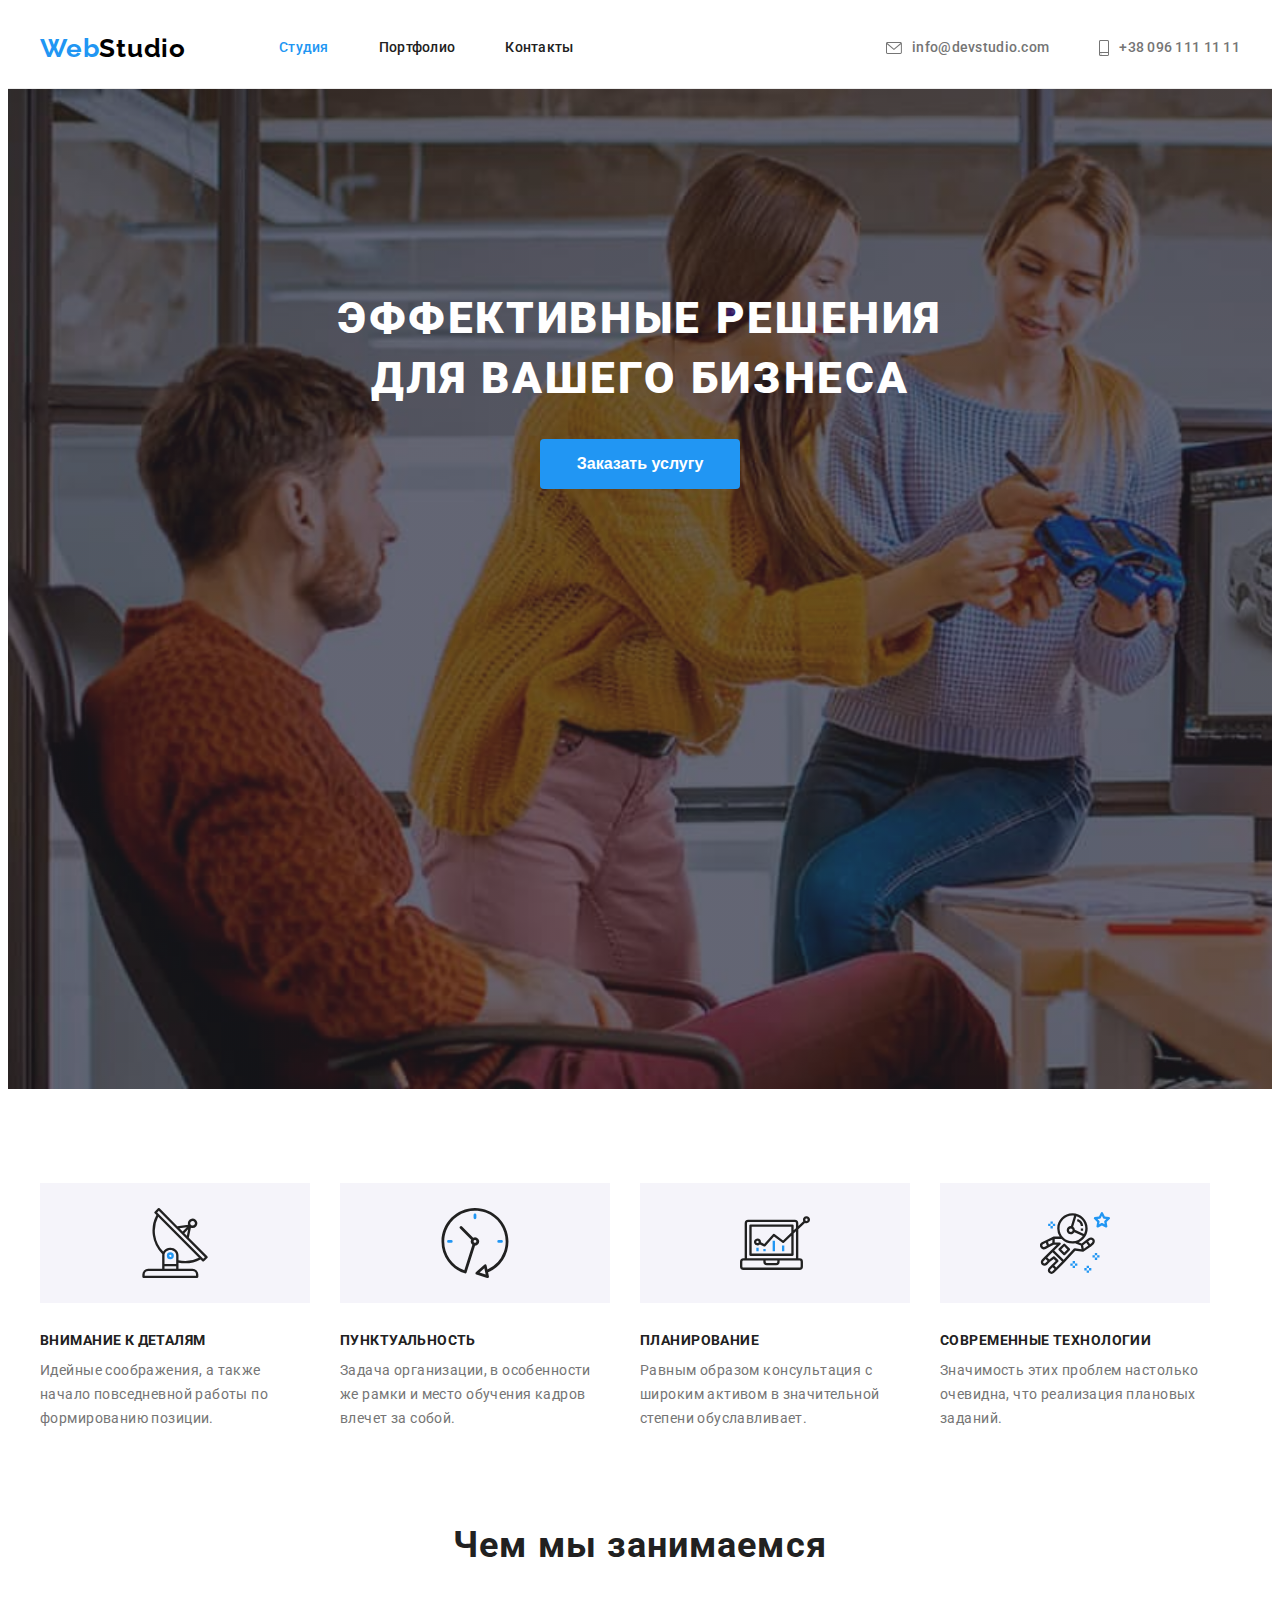
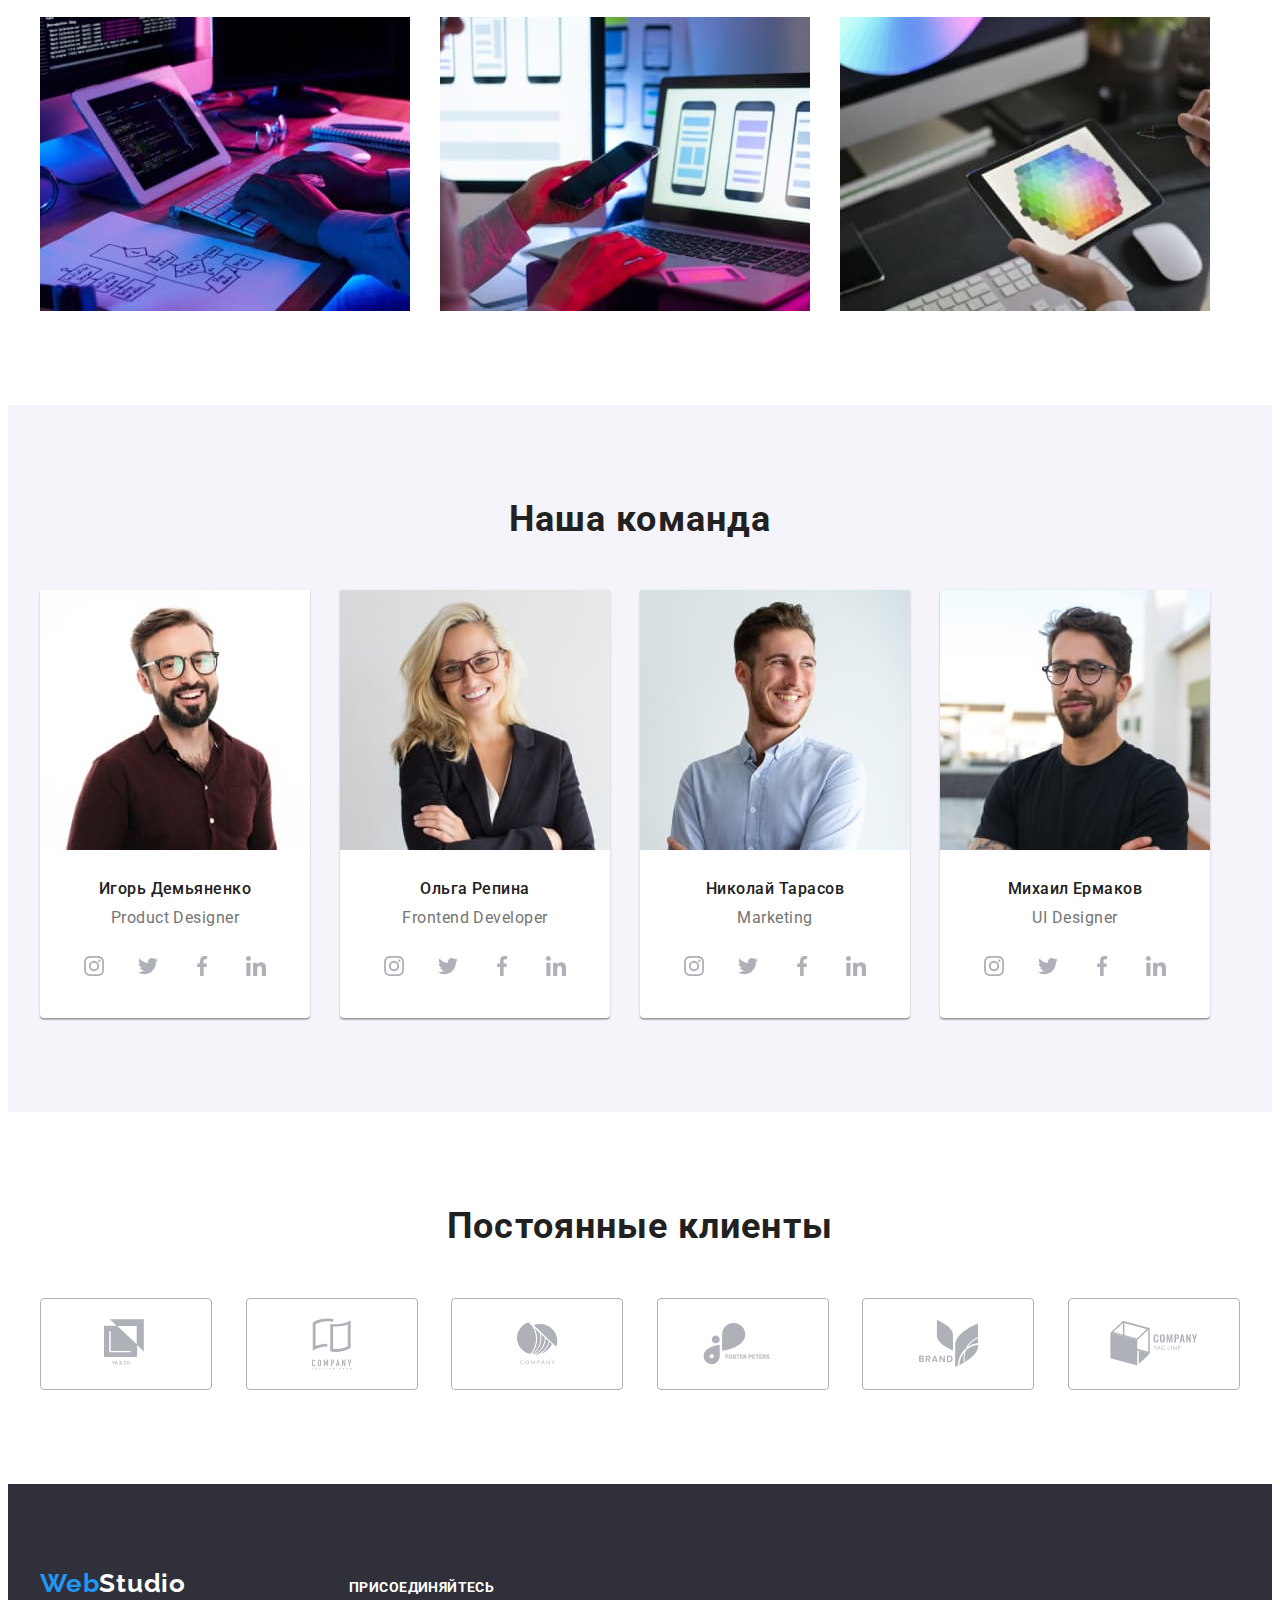
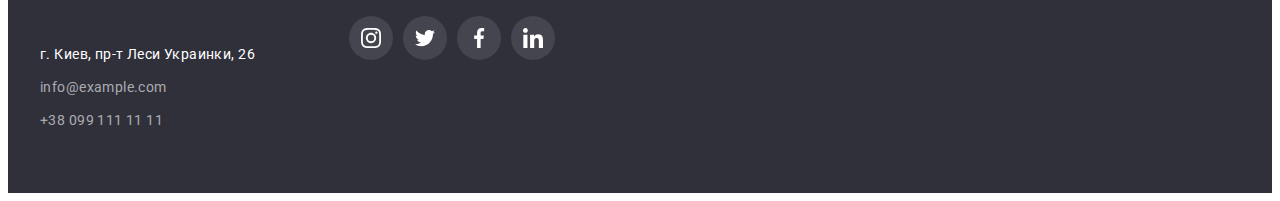
<file: index.html>
<!DOCTYPE html>
<html lang="ru">
  <head>
    <meta charset="UTF-8" />
    <meta http-equiv="X-UA-Compatible" content="IE=edge" />
    <meta name="viewport" content="width=device-width, initial-scale=1.0" />
    <title>Веб студия</title>
    <link
      rel="stylesheet"
      href="https://cdnjs.cloudflare.com/ajax/libs/modern-normalize/1.0.0/modern-normalize.min.css"
      integrity="sha512-ISS7cAi1PEhQ8jnbJpJZMd29NlhNj4AWYyLOSp2CE/CsHxTCu+r+t0D2yoJudVrd0/8fTVPUVDzY5Tvli75u/g=="
      crossorigin="anonymous"
    />
    <link rel="preconnect" href="https://fonts.gstatic.com" />
    <link
      href="https://fonts.googleapis.com/css2?family=Raleway:wght@700&family=Roboto:wght@400;500;700;900&display=swap"
      rel="stylesheet"
    />
    <link rel="stylesheet" href="./css/styles.css" />
  </head>
  <body>
    <!-- Навигация -->
    <header class="header">
      <div class="container">
        <nav class="navigation">
          <a class="link logo-link" href="./index.html" lang="en"
            >Web<span class="logo-text">Studio</span></a
          >
          <ul class="nav-container navigation-list list">
            <li class="navigation-list-item">
              <a class="navigation-link link current" href="./index.html"
                >Студия</a
              >
            </li>
            <li class="navigation-list-item">
              <a class="navigation-link link" href="./portfolio.html"
                >Портфолио</a
              >
            </li>
            <li class="navigation-list-item">
              <a class="navigation-link link" href="">Контакты</a>
            </li>
          </ul>
        </nav>
        <ul class="contact-list list">
          <li class="contact-list-item">
            <a class="link contact-link" href="mailto:info@devstudio.com"
              lang="en">
              <svg class="contact-icon" width="16" height="12" >
                <use href="./img/icons.svg#icon-envelope"></use>
              </svg>
              info@devstudio.com</a>
          </li>
          <li class="contact-list-item">
            <a class="link contact-link" href="tel:+380961111111">
              <svg class="contact-icon" width="10" height="16">
                <use href="./img/icons.svg#icon-smartphone"></use>
              </svg>
            +38 096 111 11 11</a>
          </li>
        </ul>
      </div>
    </header>
    <main>
      <!-- Hero -->
      <section class="hero ">
        <div class="container">
          <h1 class="hero-title">Эффективные решения для вашего бизнеса</h1>
          <button class="modal-btn" type="button">Заказать услугу</button>
        </div>
      </section>
      <!-- Наши принципы -->
      <section class="section principle">
        <div class="container">
          <h2 class="visually-hidden">Наши принципы</h2>
          <ul class="principle-list list">
            <li class="principle-list-item">
              <div class="principle-img">
              <svg class="principle-icon" width="70" height="70">
                <use href="./img/icons.svg#icon-antenna"></use>
              </svg>
              </div>
              <h3 class="principle-title">Внимание к деталям</h3>
              <p class="principle-description">
                Идейные соображения, а также начало повседневной работы по
                формированию позиции.
              </p>
            </li>
            <li class="principle-list-item">
              <div class="principle-img">
              <svg class="principle-icon" width="70" height="70">
                <use href="./img/icons.svg#icon-clock"></use>
              </svg>
              </div>
              <h3 class="principle-title">Пунктуальность</h3>
              <p class="principle-description">
                Задача организации, в особенности же рамки и место обучения
                кадров влечет за собой.
              </p>
            </li>
            <li class="principle-list-item">
              <div class="principle-img">
              <svg class="principle-icon" width="70" height="70">
                <use href="./img/icons.svg#icon-diagram"></use>
              </svg>
              </div>
              <h3 class="principle-title">Планирование</h3>
              <p class="principle-description">
                Равным образом консультация с широким активом в значительной
                степени обуславливает.
              </p>
            </li>
            <li class="principle-list-item">
              <div class="principle-img">
              <svg class="principle-icon" width="70" height="70">
                <use href="./img/icons.svg#icon-astronaut"></use>
              </svg>
              </div>
              <h3 class="principle-title">Современные технологии</h3>
              <p class="principle-description">
                Значимость этих проблем настолько очевидна, что реализация
                плановых заданий.
              </p>
            </li>
          </ul>
        </div>
      </section>
      <!-- Наши работы -->
      <section class="section our-works">
        <div class="container">
          <h2 class="section-title">Чем мы занимаемся</h2>
          <ul class="work-list list">
            <li class="work-item">
              <img
                src="./img/prog_1.jpg"
                alt="програмирование"
                width="370"
                height="294"
              />
            </li>
            <li class="work-item">
              <img
                src="./img/smart_2.jpg"
                alt="смартфоны"
                width="370"
                height="294"
              />
            </li>
            <li class="work-item">
              <img
                src="./img/des_3.jpg"
                alt="графический дизайн"
                width="370"
                height="294"
              />
            </li>
          </ul>
        </div>
      </section>
      <!-- Наша команда -->
      <section class="section our-team">
        <div class="container">
          <h2 class="section-title">Наша команда</h2>
          <ul class="team-list list">
            <li class="team-item">
              <div class="team-img">
                <img
                  src="./img/men_1.jpg"
                  alt="Участник команды"
                  width="270"
                  height="260"
                />
              </div>
              <div class="team-description">
                <h3 class="team-title">Игорь Демьяненко</h3>
                <p class="team-prof" lang="en">Product Designer</p>
                <ul class="social-list list">                  
                  <li class="social-list-item">
                    <a class="social-link link" href="">
                    <svg class="social-icon" width="20" height="20" >
                      <use href="./img/icons.svg#icon-instagram"></use>
                    </svg>
                  </a>
                </li>
                  <li class="social-list-item">
                    <a class="social-link link" href="">
                    <svg class="social-icon" width="20" height="20" >
                      <use href="./img/icons.svg#icon-twitter"></use>
                    </svg>
                  </a></li>
                  <li class="social-list-item">
                    <a class="social-link link" href="">
                    <svg class="social-icon" width="20" height="20" >
                      <use href="./img/icons.svg#icon-facebook"></use>
                    </svg>
                  </a></li>
                  <li class="social-list-item">
                    <a class="social-link link" href="">
                    <svg class="social-icon" width="20" height="20" >
                      <use href="./img/icons.svg#icon-linkedin"></use>
                    </svg>
                  </a>
                </li>
                </ul> 
              </div>
            </li>
            <li class="team-item">
              <div class="team-img">
                <img
                  src="./img/woman_1.jpg"
                  alt="Участник команды"
                  width="270"
                  height="260"
                />
              </div>
              <div class="team-description">
                <h3 class="team-title">Ольга Репина</h3>
                <p class="team-prof" lang="en">Frontend Developer</p>
                <ul class="social-list list">
                  <li class="social-list-item">
                    <a class="social-link link" href="">
                      <svg class="social-icon" width="20" height="20">
                        <use href="./img/icons.svg#icon-instagram"></use>
                      </svg>
                    </a>
                  </li>
                  <li class="social-list-item">
                    <a class="social-link link" href="">
                      <svg class="social-icon" width="20" height="20">
                        <use href="./img/icons.svg#icon-twitter"></use>
                      </svg>
                    </a>
                  </li>
                  <li class="social-list-item">
                    <a class="social-link link" href="">
                      <svg class="social-icon" width="20" height="20">
                        <use href="./img/icons.svg#icon-facebook"></use>
                      </svg>
                    </a>
                  </li>
                  <li class="social-list-item">
                    <a class="social-link link" href="">
                      <svg class="social-icon" width="20" height="20">
                        <use href="./img/icons.svg#icon-linkedin"></use>
                      </svg>
                    </a>
                  </li>
                </ul>
              </div>
            </li>
            <li class="team-item">
              <div class="team-img">
                <img
                  src="./img/men_2.jpg"
                  alt="Участник команды"
                  width="270"
                  height="260"
                />
              </div>
              <div class="team-description">
                <h3 class="team-title">Николай Тарасов</h3>
                <p class="team-prof" lang="en">Marketing</p>
                <ul class="social-list list">
                  <li class="social-list-item">
                    <a class="social-link link" href="">
                      <svg class="social-icon" width="20" height="20">
                        <use href="./img/icons.svg#icon-instagram"></use>
                      </svg>
                    </a>
                  </li>
                  <li class="social-list-item">
                    <a class="social-link link" href="">
                      <svg class="social-icon" width="20" height="20">
                        <use href="./img/icons.svg#icon-twitter"></use>
                      </svg>
                    </a>
                  </li>
                  <li class="social-list-item">
                    <a class="social-link link" href="">
                      <svg class="social-icon" width="20" height="20">
                        <use href="./img/icons.svg#icon-facebook"></use>
                      </svg>
                    </a>
                  </li>
                  <li class="social-list-item">
                    <a class="social-link link" href="">
                      <svg class="social-icon" width="20" height="20">
                        <use href="./img/icons.svg#icon-linkedin"></use>
                      </svg>
                    </a>
                  </li>
                </ul>
              </div>
            </li>
            <li class="team-item">
              <div class="team-img">
                <img
                  src="./img/man_3.jpg"
                  alt="Участник команды"
                  width="270"
                  height="260"
                />
              </div>
              <div class="team-description">
                <h3 class="team-title">Михаил Ермаков</h3>
                <p class="team-prof" lang="en">UI Designer</p>
                <ul class="social-list list">
                  <li class="social-list-item">
                    <a class="social-link link" href="">
                      <svg class="social-icon" width="20" height="20">
                        <use href="./img/icons.svg#icon-instagram"></use>
                      </svg>
                    </a>
                  </li>
                  <li class="social-list-item">
                    <a class="social-link link" href="">
                      <svg class="social-icon" width="20" height="20">
                        <use href="./img/icons.svg#icon-twitter"></use>
                      </svg>
                    </a>
                  </li>
                  <li class="social-list-item">
                    <a class="social-link link" href="">
                      <svg class="social-icon" width="20" height="20">
                        <use href="./img/icons.svg#icon-facebook"></use>
                      </svg>
                    </a>
                  </li>
                  <li class="social-list-item">
                    <a class="social-link link" href="">
                      <svg class="social-icon" width="20" height="20">
                        <use href="./img/icons.svg#icon-linkedin"></use>
                      </svg>
                    </a>
                  </li>
                </ul>
              </div>
            </li>
          </ul>
        </div>
      </section>
      <!-- Постоянные клиенты -->
      <section class="section clients">
          <h2 class="section-title">Постоянные клиенты</h2>
            <div class="container">
            <ul class="clients-list list">
            <li class="clients-list-item">
              <a href="" class="client-link">
                <svg class="client-icon" width="44" height="49">
                  <use href="./img/icons.svg#icon-logo-1"></use>
                </svg>
              </a>
            </li>
            <li class="clients-list-item">
              <a href="" class="client-link">
                <svg class="client-icon" width="40" height="52">
                  <use href="./img/icons.svg#icon-logo-2"></use>
                </svg>
              </a>
            </li>
            <li class="clients-list-item">
              <a href="" class="client-link">
                <svg class="client-icon" width="41" height="43">
                  <use href="./img/icons.svg#icon-logo-3"></use>
                </svg>
              </a>
            </li>
            <li class="clients-list-item">
              <a href="" class="client-link">
                <svg class="client-icon" width="80" height="42">
                  <use href="./img/icons.svg#icon-logo-4"></use>
                </svg>
              </a>
            </li>
            <li class="clients-list-item">
              <a href="" class="client-link">
                <svg class="client-icon" width="59" height="47">
                  <use href="./img/icons.svg#icon-logo-5"></use>
                </svg>
              </a>
            </li>
            <li class="clients-list-item">
              <a href="" class="client-link">
                <svg class="client-icon" width="88" height="45">
                  <use href="./img/icons.svg#icon-logo-6"></use>
                </svg>
              </a>
            </li>
          </ul>
        </div>
      </section>
    </main>
    <!-- Футер -->
    <footer class="section footer">
      <div class="container footer-container">
        <div class="adress-footer">
        <a class="link logo-link" href="./index.html" lang="en"
>Web<span class="logo-text-light">Studio</span></a>
        <address class="adress">
          <ul class="footer-contact-list list">
            <li class="contact-item">
              <a
                class="link adress-link"
                href="https://goo.gl/maps/dKYA59sypBsLwq4S9"
                target="_blank"
                rel="noopener noreferrer"
                >г. Киев, пр-т Леси Украинки, 26</a
              >
            </li>
            <li class="contact-item">
              <a class="link contact-link-footer" href="mailto:info@example.com"
                >info@example.com</a
              >
            </li>
            <li class="contact-item">
              <a class="link contact-link-footer" href="tel:+380991111111"
                >+38 099 111 11 11</a
              >
            </li>
          </ul>
        </address>
        </div>
        <div class="footer-social">
          <p class="footer-social-title">ПРИСОЕДИНЯЙТЕСЬ</p>
          <ul class="footer-social-list list">
            <li class="footer-social-list-item">
              <a class="footer-social-link link" href="">
                <svg class="footer-social-icon" width="20" height="20">
                  <use href="./img/icons.svg#icon-instagram"></use>
                </svg>
              </a>
            </li>
            <li class="footer-social-list-item">
              <a class="footer-social-link link" href="">
                <svg class="footer-social-icon" width="20" height="20">
                  <use href="./img/icons.svg#icon-twitter"></use>
                </svg>
              </a>
            </li>
            <li class="footer-social-list-item">
              <a class="footer-social-link link" href="">
                <svg class="footer-social-icon" width="20" height="20">
                  <use href="./img/icons.svg#icon-facebook"></use>
                </svg>
              </a>
            </li>
            <li class="footer-social-list-item">
              <a class="footer-social-link link" href="">
                <svg class="footer-social-icon" width="20" height="20">
                  <use href="./img/icons.svg#icon-linkedin"></use>
                </svg>
              </a>
            </li>
          </ul>
        </div>
      </div>
    </footer>
  </body>
</html>
</file>
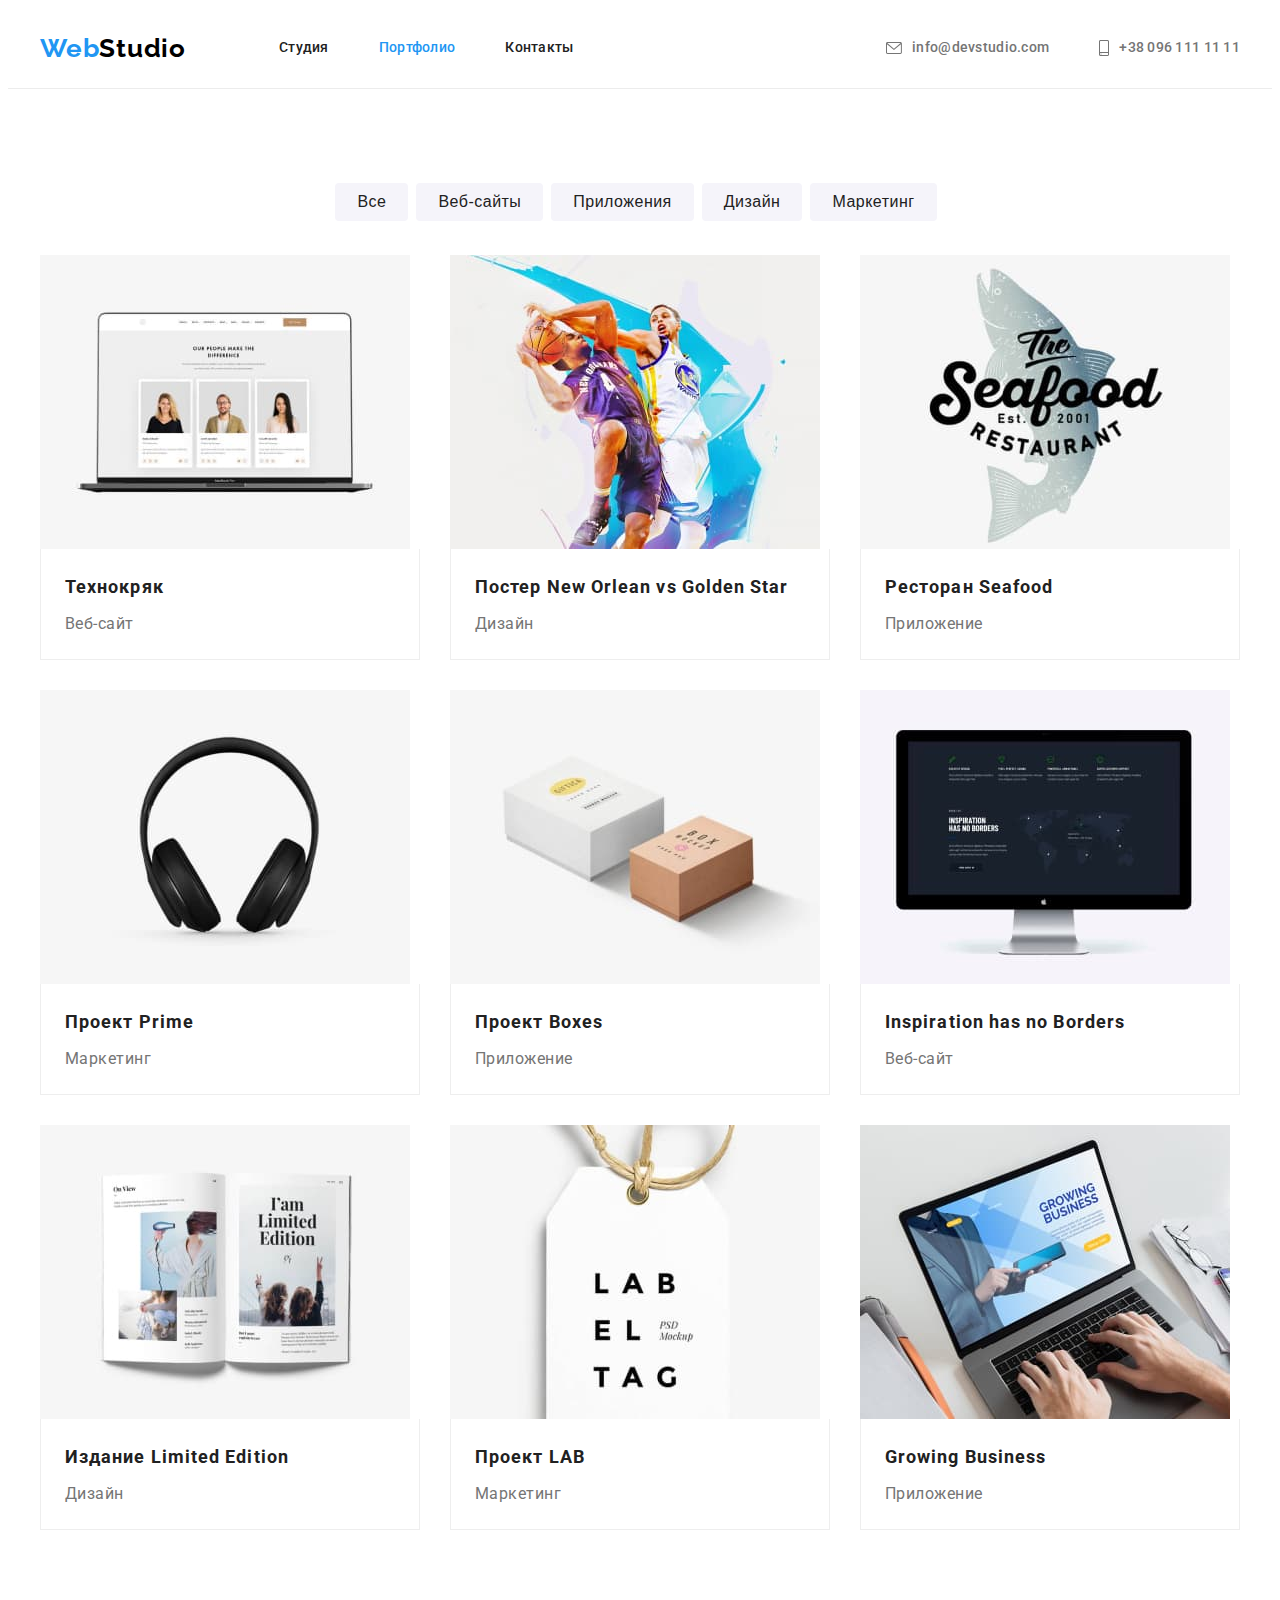
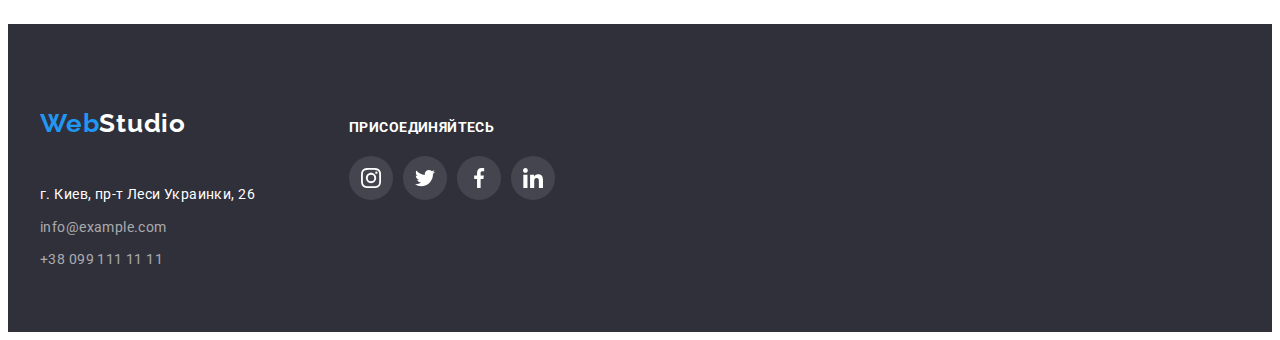
<file: portfolio.html>
<!DOCTYPE html>
<html lang="en">
  <head>
    <meta charset="UTF-8" />
    <meta http-equiv="X-UA-Compatible" content="IE=edge" />
    <meta name="viewport" content="width=device-width, initial-scale=1.0" />
    <title>Портфолио</title>
    <link
      rel="stylesheet"
      href="https://cdnjs.cloudflare.com/ajax/libs/modern-normalize/1.0.0/modern-normalize.min.css"
      integrity="sha512-ISS7cAi1PEhQ8jnbJpJZMd29NlhNj4AWYyLOSp2CE/CsHxTCu+r+t0D2yoJudVrd0/8fTVPUVDzY5Tvli75u/g=="
      crossorigin="anonymous"
    />
    <link rel="preconnect" href="https://fonts.gstatic.com" />
    <link
      href="https://fonts.googleapis.com/css2?family=Raleway:wght@700&family=Roboto:wght@400;500;700;900&display=swap"
      rel="stylesheet"
    />
    <link rel="stylesheet" href="./css/styles.css" />
  </head>
  <body>
    <header class="header">
      <div class="container">
        <nav class="navigation">
          <a class="link logo-link" href="./index.html" lang="en"
            >Web<span class="logo-text">Studio</span></a
          >
          <ul class="nav-container navigation-list list">
            <li class="navigation-list-item">
              <a class="navigation-link link" href="./index.html">Студия</a>
            </li>
            <li class="navigation-list-item">
              <a class="navigation-link link current" href="./portfolio.html"
                >Портфолио</a
              >
            </li>
            <li class="navigation-list-item">
              <a class="navigation-link link" href="">Контакты</a>
            </li>
          </ul>
        </nav>
        <ul class="contact-list list">
          <li class="contact-list-item">
            <a class="link contact-link" href="mailto:info@devstudio.com" lang="en">
              <svg class="contact-icon" width="16" height="12">
                <use href="./img/icons.svg#icon-envelope"></use>
              </svg>
              info@devstudio.com</a>
          </li>
          <li class="contact-list-item">
            <a class="link contact-link" href="tel:+380961111111">
              <svg class="contact-icon" width="10" height="16">
                <use href="./img/icons.svg#icon-smartphone"></use>
              </svg>
              +38 096 111 11 11</a>
          </li>
        </ul>
      </div>
    </header>
    <main>
      <section class="section porfolio-main">
        <div class="container">
          <h1 class="visually-hidden">Наше портфолио</h1>
          <h2 class="visually-hidden">Список кнопок</h2>
          <ul class="list porfolio-btn-list">
            <li class="portfolio-items">
              <button class="portfolio-btn" type="button">Все</button>
            </li>
            <li class="portfolio-items">
              <button class="portfolio-btn" type="button">Веб-сайты</button>
            </li>
            <li class="portfolio-items">
              <button class="portfolio-btn" type="button">Приложения</button>
            </li>
            <li class="portfolio-items">
              <button class="portfolio-btn" type="button">Дизайн</button>
            </li>
            <li class="portfolio-items">
              <button class="portfolio-btn" type="button">Маркетинг</button>
            </li>
          </ul>
          <h2 class="visually-hidden">Примеры работ</h2>
          <ul class="list example-list">
            <li class="example-item">
              <a href="" class="portfolio-card-link link">
              <div class="example-foto">
                <img
                class="exampe-img"
                src="./img/website.jpg"
                alt="Пример сайта"
                width="370"
                height="294">
              </div>
              <div class="example-cont-description">
                <h3 class="example-title">Технокряк</h3>
                <p class="example-description">Веб-сайт</p>
              </div>
              </a>
            </li>
            <li class="example-item">
              <a href="" class="portfolio-card-link link">
                <div class="example-foto">
                  <img class="exampe-img" src="./img/design.jpg" alt="Постер" width="370" height="294">
                </div>
                <div class="example-cont-description">
                <h3 class="example-title">
                  Постер <span lang="en">New Orlean vs Golden Star</span>
                </h3>
                <p class="example-description">Дизайн</p>
              </div>
              </a>
            </li>
            <li class="example-item">
              <a href="" class="portfolio-card-link link">
              <div class="example-foto">
                <img
                class="exampe-img"
                src="./img/app.jpg"
                alt="Лого ресторана"
                width="370"
                  height="294"
                />
              </div>
              <div class="example-cont-description">
                <h3 class="example-title">
                  Ресторан <span lang="en">Seafood</span>
                </h3>
                <p class="example-description">Приложение</p>
              </div>
              </a>
            </li>
            <li class="example-item">
              <a href="" class="portfolio-card-link link">
              <div class="example-foto">
                <img
                class="exampe-img"
                src="./img/prime.jpg"
                alt="Наушники"
                width="370"
                  height="294"
                />
              </div>
              <div class="example-cont-description">
                <h3 class="example-title">
                  Проект <span lang="en">Prime</span>
                </h3>
                <p class="example-description">Маркетинг</p>
              </div>
              </a>
            </li>
            <li class="example-item">
              <a href="" class="portfolio-card-link link">
              <div class="example-foto">
                <img
                class="exampe-img"
                src="./img/app-box.jpg"
                alt="Коробки"
                width="370"
                  height="294"
                />
              </div>
              <div class="example-cont-description">
                <h3 class="example-title">
                  Проект <span lang="en">Boxes</span>
                </h3>
                <p class="example-description">Приложение</p>
              </div>
              </a>
            </li>
            <li class="example-item">
              <a href="" class="portfolio-card-link link">
              <div class="example-foto">
                <img
                class="exampe-img"
                src="./img/borders.jpg"
                alt="Монитор"
                width="370"
                  height="294"
                />
              </div>
              <div class="example-cont-description">
                <h3 class="example-title" lang="en">
                  Inspiration has no Borders
                </h3>
                <p class="example-description">Веб-сайт</p>
              </div>
              </a>
            </li>
            <li class="example-item">
              <a href="" class="portfolio-card-link link">
              <div class="example-foto">
                <img
                class="exampe-img"
                src="./img/limited.jpg"
                alt="Журнал"
                width="370"
                  height="294"
                />
              </div>
              <div class="example-cont-description">
                <h3 class="example-title">
                  Издание <span lang="en">Limited Edition</span>
                </h3>
                <p class="example-description">Дизайн</p>
              </div>
              </a>
            </li>
            <li class="example-item">
              <a href="" class="portfolio-card-link link">
              <div class="example-foto">
                <img
                class="exampe-img"
                src="./img/lab.jpg"
                alt="Бирка"
                width="370"
                  height="294"
                />
              </div>
              <div class="example-cont-description">
                <h3 class="example-title">Проект <span lang="en">LAB</span></h3>
                <p class="example-description">Маркетинг</p>
              </div>
              </a>
            </li>
            <li class="example-item">
              <a href="" class="portfolio-card-link link">
              <div class="example-foto">
                <img
                class="exampe-img"
                src="./img/growing.jpg"
                alt="Ноутбук"
                width="370"
                  height="294"
                />
              </div>
              <div class="example-cont-description">
                <h3 class="example-title" lang="en">Growing Business</h3>
                <p class="example-description">Приложение</p>
              </div>
              </a>
            </li>
          </ul>
        </div>
      </section>
    </main>
    <footer class="section footer">
      <div class="container footer-container">
        <div class="adress-footer">
          <a class="link logo-link" href="./index.html" lang="en">Web<span class="logo-text-light">Studio</span></a>
          <address class="adress">
            <ul class="footer-contact-list list">
              <li class="contact-item">
                <a class="link adress-link" href="https://goo.gl/maps/dKYA59sypBsLwq4S9" target="_blank"
                  rel="noopener noreferrer">г. Киев, пр-т Леси Украинки, 26</a>
              </li>
              <li class="contact-item">
                <a class="link contact-link-footer" href="mailto:info@example.com">info@example.com</a>
              </li>
              <li class="contact-item">
                <a class="link contact-link-footer" href="tel:+380991111111">+38 099 111 11 11</a>
              </li>
            </ul>
          </address>
        </div>
        <div class="footer-social">
          <p class="footer-social-title">ПРИСОЕДИНЯЙТЕСЬ</p>
          <ul class="footer-social-list list">
            <li class="footer-social-list-item">
              <a class="footer-social-link link" href="">
                <svg class="footer-social-icon" width="20" height="20">
                  <use href="./img/icons.svg#icon-instagram"></use>
                </svg>
              </a>
            </li>
            <li class="footer-social-list-item">
              <a class="footer-social-link link" href="">
                <svg class="footer-social-icon" width="20" height="20">
                  <use href="./img/icons.svg#icon-twitter"></use>
                </svg>
              </a>
            </li>
            <li class="footer-social-list-item">
              <a class="footer-social-link link" href="">
                <svg class="footer-social-icon" width="20" height="20">
                  <use href="./img/icons.svg#icon-facebook"></use>
                </svg>
              </a>
            </li>
            <li class="footer-social-list-item">
              <a class="footer-social-link link" href="">
                <svg class="footer-social-icon" width="20" height="20">
                  <use href="./img/icons.svg#icon-linkedin"></use>
                </svg>
              </a>
            </li>
          </ul>
        </div>
      </div>
      </footer>
  </body>
</html>
</file>
<file: css/styles.css>
:root {
  --main-font: 'Roboto', sans-serif;
  --secondary-font: 'Raleway', sans-serif;
  --accent-color: #2196f3;
  --title-color: #212121;
  --text-color: #757575;
  --back-color: #fff;
  --container-width: 1200px;
  --title-mb: 50px;
  --container-pl: 15px;
  --container-pr: 15px;
  --link-pt: 32px;
  --link-pb: 32px;
  --bg-item-color: #f5f4fa;
}
h1,
h2,
h3,
p {
  margin: 0;
}
ul,
ol {
  margin: 0;
  padding: 0;
}

img {
  display: block;
}

body {
  font-family: var(--main-font);
}
.link {
  text-decoration: none;
}
.list {
  list-style: none;
}
.visually-hidden {
  position: absolute !important;
  clip: rect(1px 1px 1px 1px); /* IE6 IE7 */
  clip: rect(1px 1px 1px 1px);
  padding: 0 !important;
  border: 0 !important;
  height: 1px !important;
  width: 1px !important;
  overflow: hidden;
}

.container {
  width: var(--container-width);
  margin: 0 auto;
  padding-left: var(--container-pl);
  padding-right: var(--container-pr);
}
.section {
  align-items: center;
  padding-top: 94px;
  padding-bottom: 94px;
  /* margin: 0 auto; */
}
.adress {
  font-style: normal;
}

/* HEADER */

.header .container {
  display: flex;
  align-items: center;
}
.header {
  border-bottom: 1px solid #ececec;
}
.navigation {
  display: flex;
  align-items: center;
}
.nav-container {
  display: flex;
  align-items: center;
}
.contact-list {
  display: flex;
  align-items: center;
  margin-left: auto;
}
.contact-list-item:not(:last-child) {
  margin-right: 50px;
}

.logo-link {
  display: inline-block;
  font-family: var(--secondary-font);
  font-weight: 700;
  font-size: 26px;
  line-height: 1.19;
  letter-spacing: 0.03em;
  color: var(--accent-color);
  margin-right: 93px;
  padding-top: 24px;
  padding-bottom: 24px;
}
.logo-text {
  font-weight: 700;
  font-size: 26px;
  line-height: 1.19;
  letter-spacing: 0.03em;
  color: #000000;
}
.logo-text-light {
  font-weight: 700;
  font-size: 26px;
  line-height: 1.19;
  letter-spacing: 0.03em;
  color: var(--back-color);
}
.navigation-link {
  display: inline-block;
  font-weight: 500;
  font-size: 14px;
  line-height: 1.14;
  letter-spacing: 0.02em;
  color: var(--title-color);
  padding-top: var(--link-pt);
  padding-bottom: var(--link-pb);
}
.navigation-list-item:not(:last-child) {
  margin-right: 50px;
}
.current {
  color: var(--accent-color);
}
.navigation-link:hover,
.navigation-link:focus {
  color: var(--accent-color);
}
.contact-link {
  display: flex;
  align-items: center;
  font-weight: 500;
  font-size: 14px;
  line-height: 1.14;
  letter-spacing: 0.02em;
  color: var(--text-color);
  padding-top: var(--link-pt);
  padding-bottom: var(--link-pb);
}

.contact-link:hover,
.contact-link:focus {
  color: var(--accent-color);
}
.contact-icon {
  margin-right: 10px;
  fill: currentColor;
}
/* HERO */
.hero {
  max-width: 1600px;
  height: 600px;
  background-color: #2f303a;
  background-image: linear-gradient(
      rgba(47, 48, 58, 0.4),
      rgba(47, 48, 58, 0.4)
    ),
    url(../img/img_bg.jpg);
  background-repeat: no-repeat;
  background-size: cover;
  padding: 200px 0;
  text-align: center;
  margin-left: auto;
  margin-right: auto;
}

.hero-title {
  font-weight: 900;
  font-size: 44px;
  max-width: 696px;
  text-align: center;
  line-height: 1.36;
  letter-spacing: 0.06em;
  text-transform: uppercase;
  color: var(--back-color);
  margin: auto;
}
.modal-btn {
  display: inline-block;
  min-width: 200px;
  font-weight: 700;
  font-size: 16px;
  line-height: 1.87;
  background-color: var(--accent-color);
  color: var(--back-color);
  padding: 10px 32px;
  border-radius: 4px;
  margin-top: 30px;
  border: none;
}
.modal-btn:hover,
.modal-btn:focus {
  background-color: #188ce8;
  cursor: pointer;
}

/* PRINCIPLE */
.principle-img {
  display: flex;
  align-items: center;
  justify-content: center;
  width: 270px;
  height: 120px;
  background-color: var(--bg-item-color);
  margin-bottom: 30px;
}
.principle-list {
  display: flex;
  align-items: center;
}
.principle-title {
  font-weight: 700;
  font-size: 14px;
  line-height: 1.14;
  letter-spacing: 0.03em;
  text-transform: uppercase;
  color: var(--title-color);
  margin-bottom: 10px;
}

.principle-description {
  font-size: 14px;
  line-height: 1.71;
  letter-spacing: 0.03em;
  color: var(--text-color);
}

.principle-list-item {
  width: 270px;
}
.principle-list-item:not(:last-child) {
  margin-right: 30px;
}
/* WORKS */
.section-title {
  font-weight: 700;
  font-size: 36px;
  line-height: 1.16;
  letter-spacing: 0.03em;
  color: var(--title-color);
  text-align: center;
}
.our-works {
  padding-top: 0;
}
.work-list {
  display: flex;
  align-items: center;
}
.work-item:not(:last-child) {
  margin-right: 30px;
}
.section-title {
  margin-bottom: 50px;
}
/* TEAM */
.our-team {
  background-color: var(--bg-item-color);
}
.team-list {
  display: flex;
  margin-top: -30px;
  margin-left: -30px;
}
.team-item {
  flex-basis: calc(100% / 4-30px);
  margin-top: 30px;
  margin-left: 30px;
  width: 270px;
  background-color: var(--back-color);
  box-shadow: 0px 1px 3px rgba(0, 0, 0, 0.12), 0px 1px 1px rgba(0, 0, 0, 0.14),
    0px 2px 1px rgba(0, 0, 0, 0.2);
  border-radius: 0px 0px 4px 4px;
}
.team-description {
  text-align: center;
  padding: 30px 32px;
}

.team-title {
  font-weight: 500;
  font-size: 16px;
  line-height: 1.18;
  letter-spacing: 0.03em;
  color: var(--title-color);
  margin-bottom: 10px;
}
.team-prof {
  font-size: 16px;
  line-height: 1.18;
  letter-spacing: 0.03em;
  color: var(--text-color);
  margin-bottom: 16px;
}
.social-list {
  display: flex;
  align-items: center;
  justify-content: space-between;
}

.social-link {
  display: flex;
  justify-content: center;
  align-items: center;
  width: 44px;
  height: 44px;
  border-radius: 50%;
}
.social-icon {
  fill: #afb1b8;
}

.social-link:hover .social-icon,
.social-link:focus .social-icon {
  fill: var(--back-color);
}
.social-link:hover,
.social-link:focus {
  background-color: var(--accent-color);
}
/* Постоянные клиенты */
.clients-list {
  display: flex;
  align-items: center;
  justify-content: space-between;
}
.clients-list-item {
  width: 170px;
  height: 90px;
  border: 1px solid #afb1b8;
  border-radius: 4px;
}
.client-link {
  display: flex;
  width: 100%;
  height: 100%;
  align-items: center;
  justify-content: center;
}
.client-icon {
  fill: #afb1b8;
}
.client-link:hover .client-icon,
.client-link:focus .client-icon {
  fill: var(--accent-color);
}
.clients-list-item:hover,
.clients-list-item:focus {
  border-color: var(--accent-color);
}

/* FOOTER */
.adress-footer {
  margin-right: 70px;
}
.footer {
  background-color: #2f303a;
  padding-top: 60px;
  padding-bottom: 60px;
}
.footer .logo-link {
  margin-bottom: 20px;
}
.footer .contact-item:not(:last-child) {
  margin-bottom: 9px;
}
.adress-link {
  font-weight: 400;
  font-size: 14px;
  line-height: 1.71;
  letter-spacing: 0.03em;
  color: var(--back-color);
}
.contact-link-footer {
  font-weight: 400;
  font-size: 14px;
  line-height: 1.71;
  letter-spacing: 0.03em;
  color: rgba(255, 255, 255, 0.6);
}

.contact-link-footer:hover,
.contact-link-footer:focus {
  color: var(--accent-color);
}
.footer-container {
  display: flex;
  align-items: baseline;
}
.footer-social-title {
  font-family: var(--main-font);
  font-style: normal;
  font-weight: bold;
  font-size: 14px;
  line-height: 1.14;
  letter-spacing: 0.03em;
  text-transform: uppercase;
  color: var(--back-color);
  margin-bottom: 20px;
}
.footer-social-list {
  display: flex;
  align-items: center;
  justify-content: space-between;
  width: 206px;
}
.footer-social-list-item {
  width: 44px;
  height: 44px;
}
.footer-social-link {
  display: flex;
  align-items: center;
  justify-content: center;
  width: 100%;
  height: 100%;
  border-radius: 50%;
  background: rgba(255, 255, 255, 0.1);
}
.footer-social-icon {
  fill: var(--back-color);
}
.footer-social-link:hover,
.footer-social-link:focus {
  background-color: var(--accent-color);
}
/* PORTFOLIO */

.porfolio-btn-list {
  display: flex;
  /* align-items: center; */
  margin-bottom: 34px;
  justify-content: center;
}

.portfolio-btn {
  display: inline-block;
  font-weight: 500;
  font-size: 16px;
  line-height: 1.62;
  letter-spacing: 0.03em;
  color: var(--title-color);
  padding: 6px 22px;
  text-align: center;
  border-radius: 4px;
  background-color: #f5f4fa;
  border: none;
}
.portfolio-items {
  margin-right: 8px;
}
.portfolio-btn:hover,
.portfolio-btn:focus {
  background-color: var(--accent-color);
  color: var(--back-color);
  cursor: pointer;
  filter: drop-shadow(0px 4px 4px rgba(0, 0, 0, 0.25));
}
.portfolio-card-link {
  display: block;
}
.portfolio-card-link:hover,
.portfolio-card-link:focus {
  box-shadow: 0px 1px 1px rgba(0, 0, 0, 0.12), 0px 4px 4px rgba(0, 0, 0, 0.06),
    1px 4px 6px rgba(0, 0, 0, 0.16);
}
/* EXAMPLE */
.example-title {
  font-weight: 700px;
  font-size: 18px;
  line-height: 2;
  letter-spacing: 0.06em;
  color: var(--title-color);
  margin-bottom: 4px;
}
.example-list {
  display: flex;
  flex-wrap: wrap;
  margin-top: -30px;
  margin-left: -30px;
}
.example-item {
  flex-basis: calc(100% / 3 - 30px);
  margin-top: 30px;
  margin-left: 30px;
  width: 370px;
}
.example-cont-description {
  padding: 20px 24px;
  border: 1px solid #eeeeee;
  border-top: none;
}
.example-description {
  font-weight: 400;
  font-size: 16px;
  line-height: 1.87;
  letter-spacing: 0.03em;
  color: var(--text-color);
}
</file>
